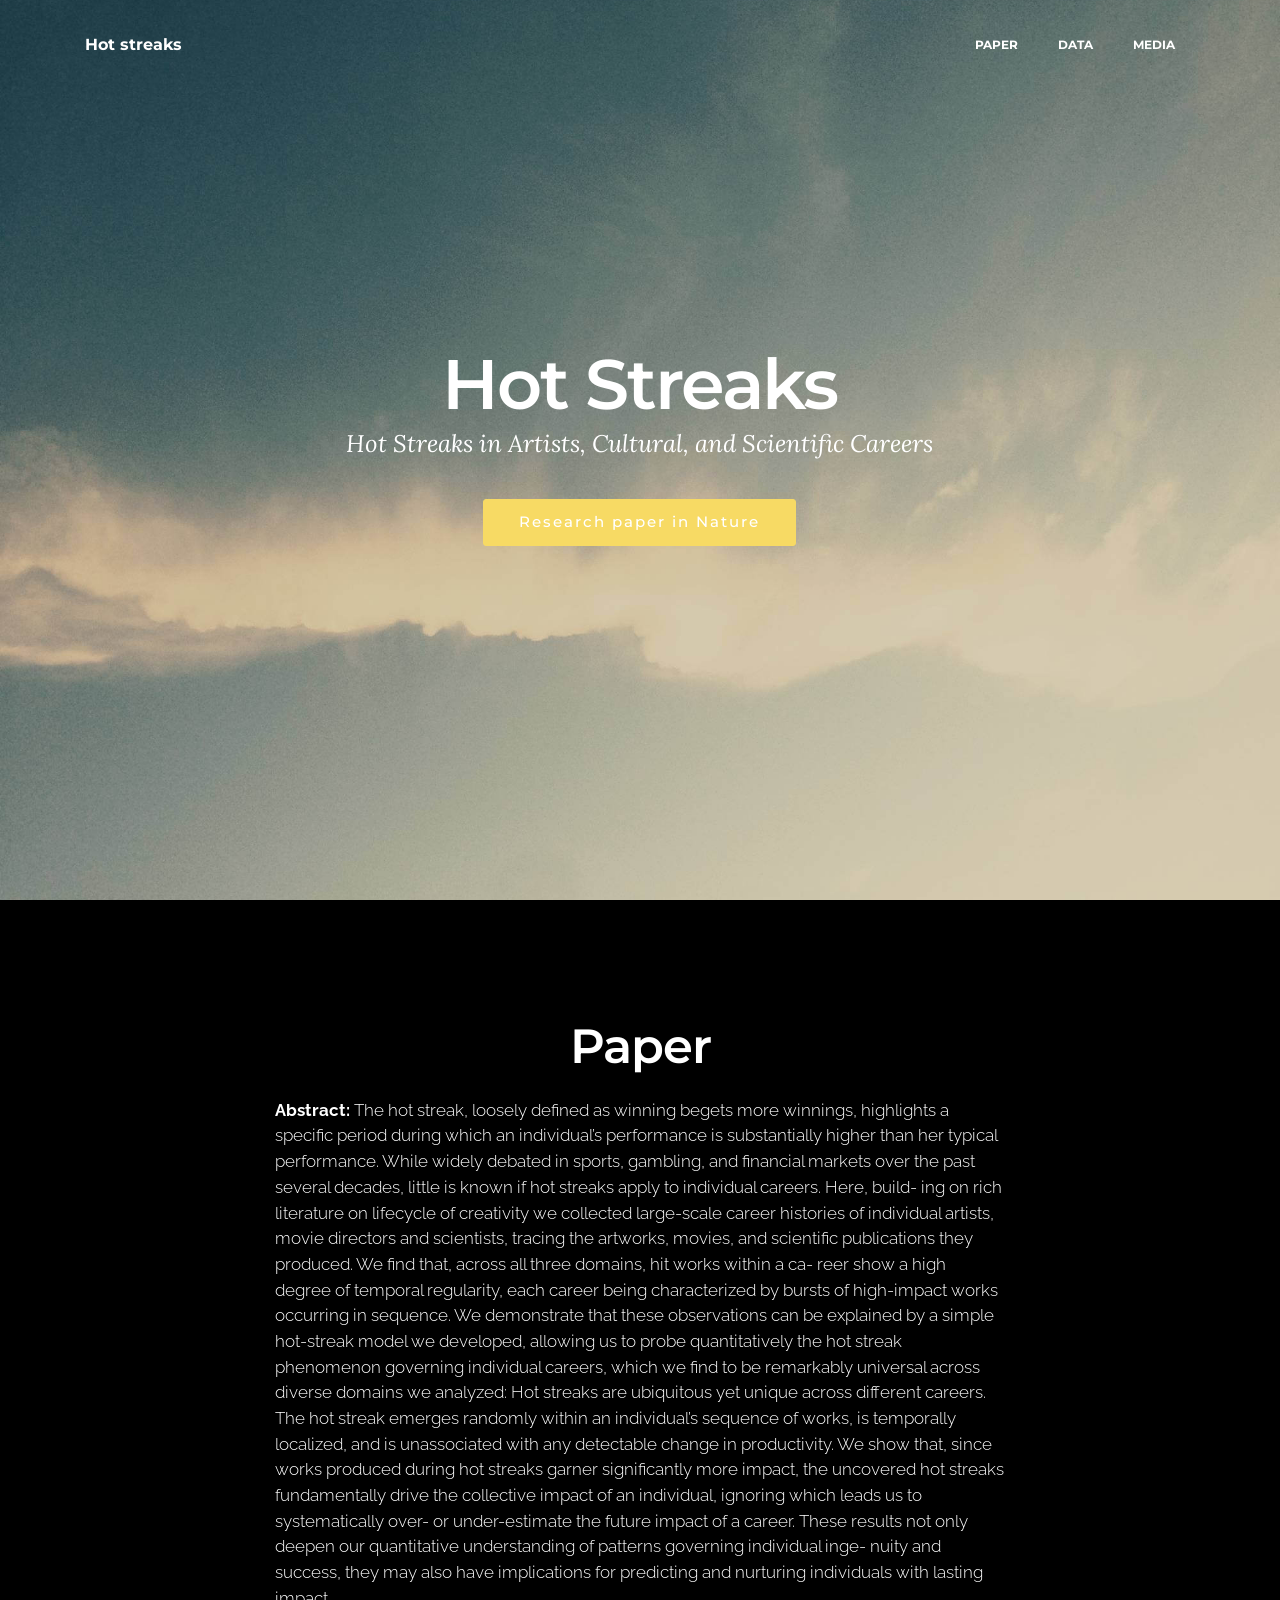
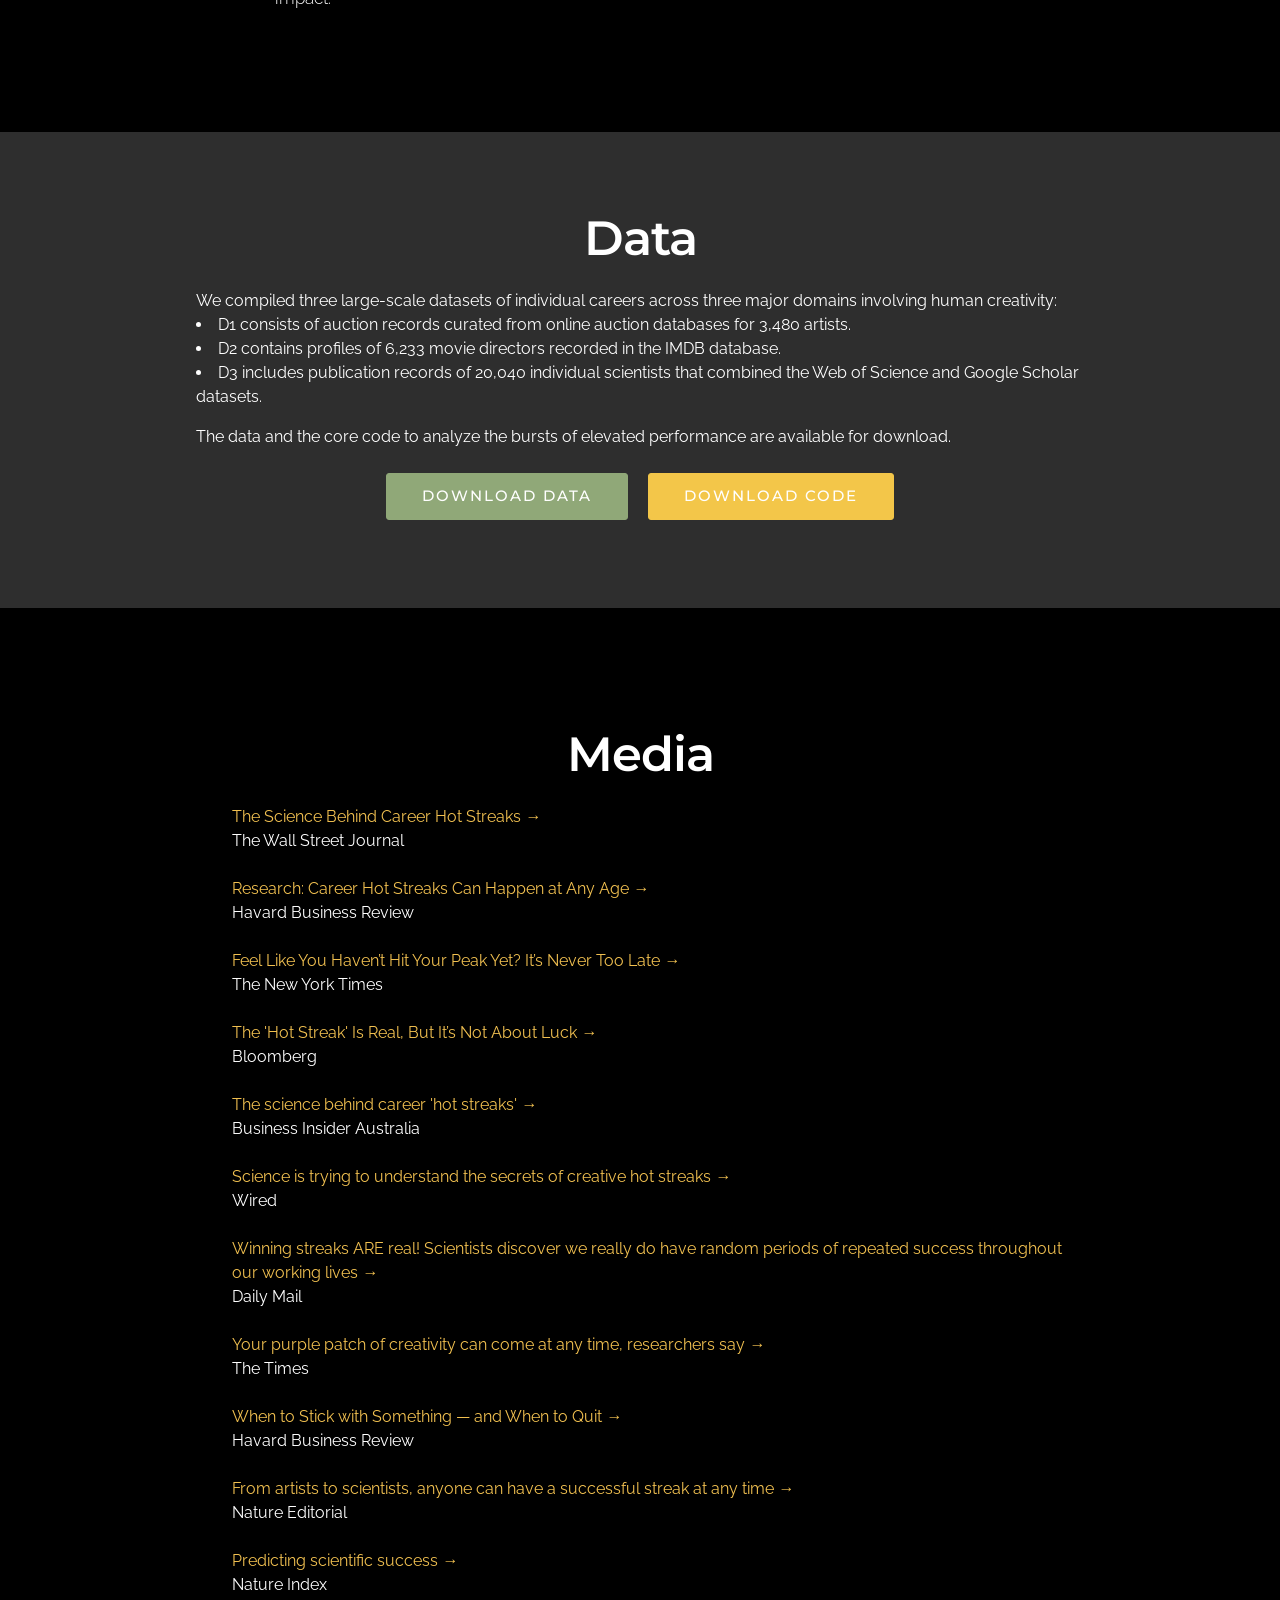
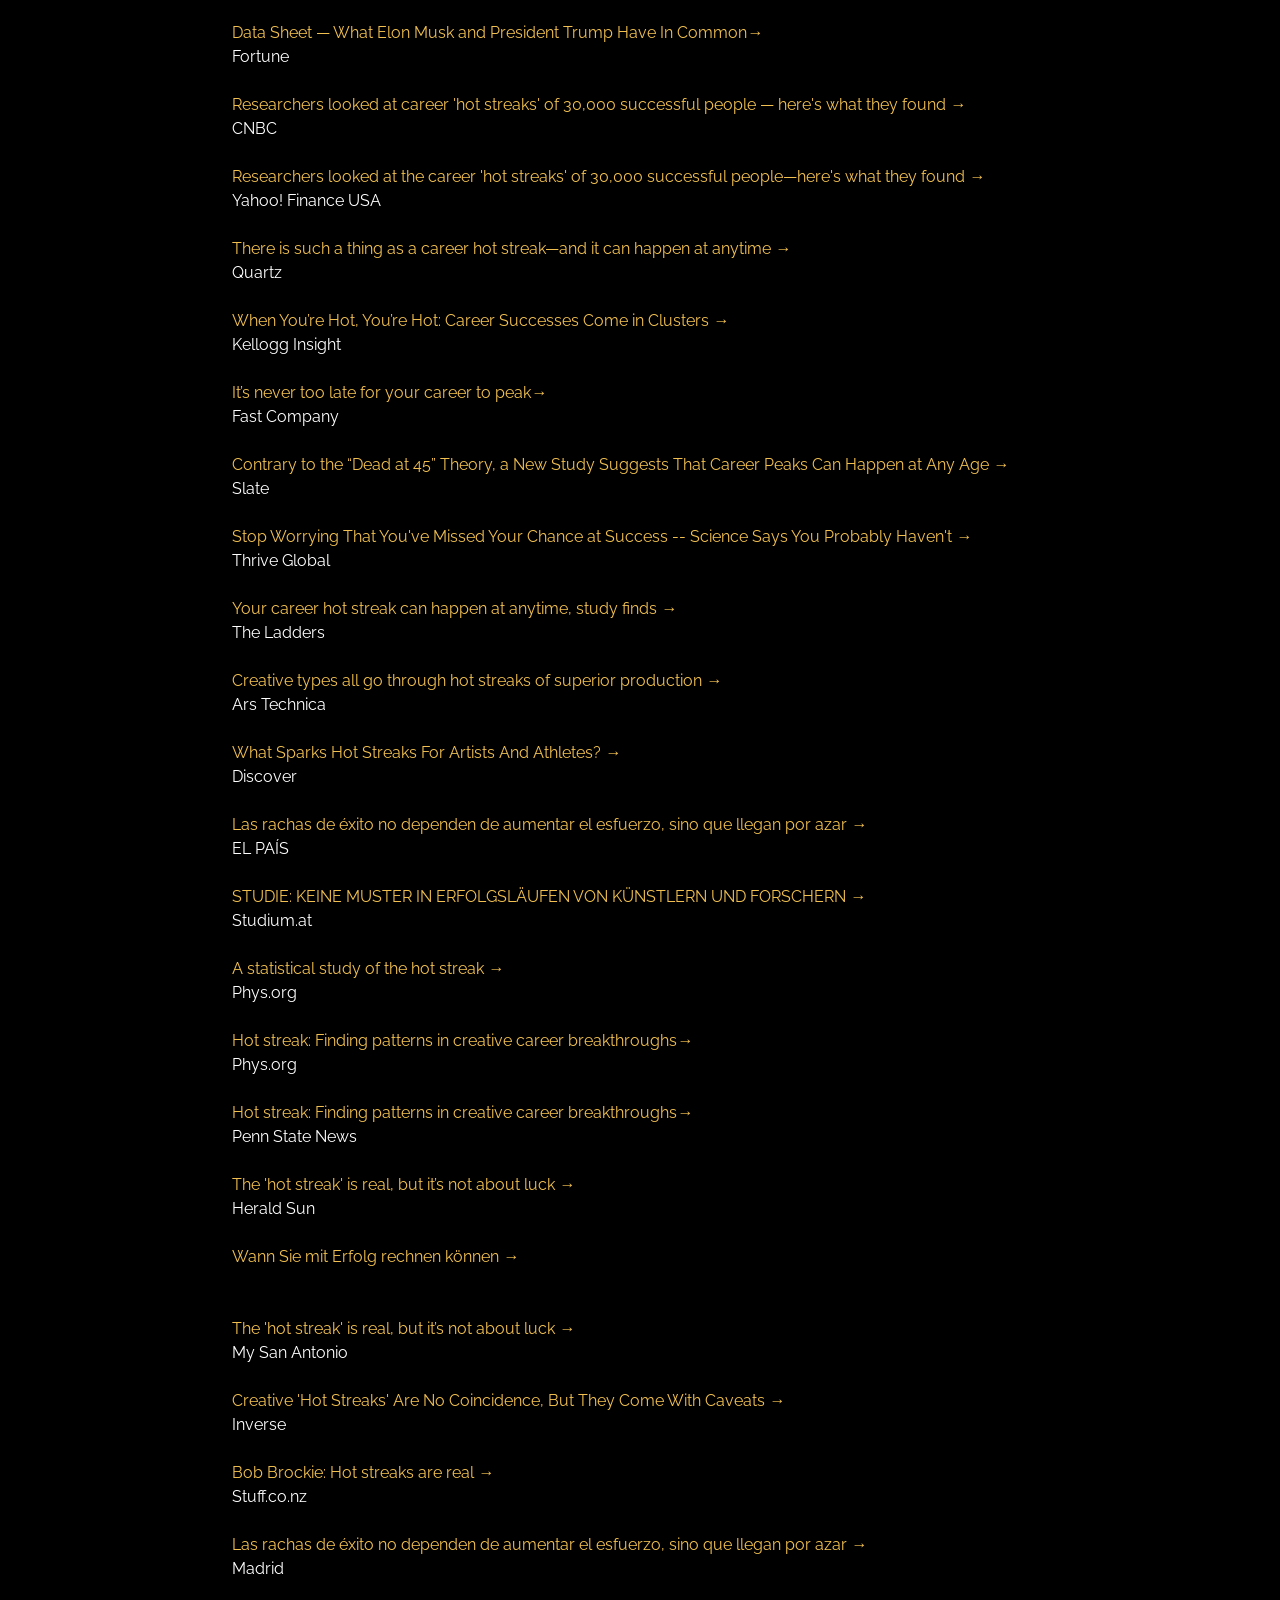
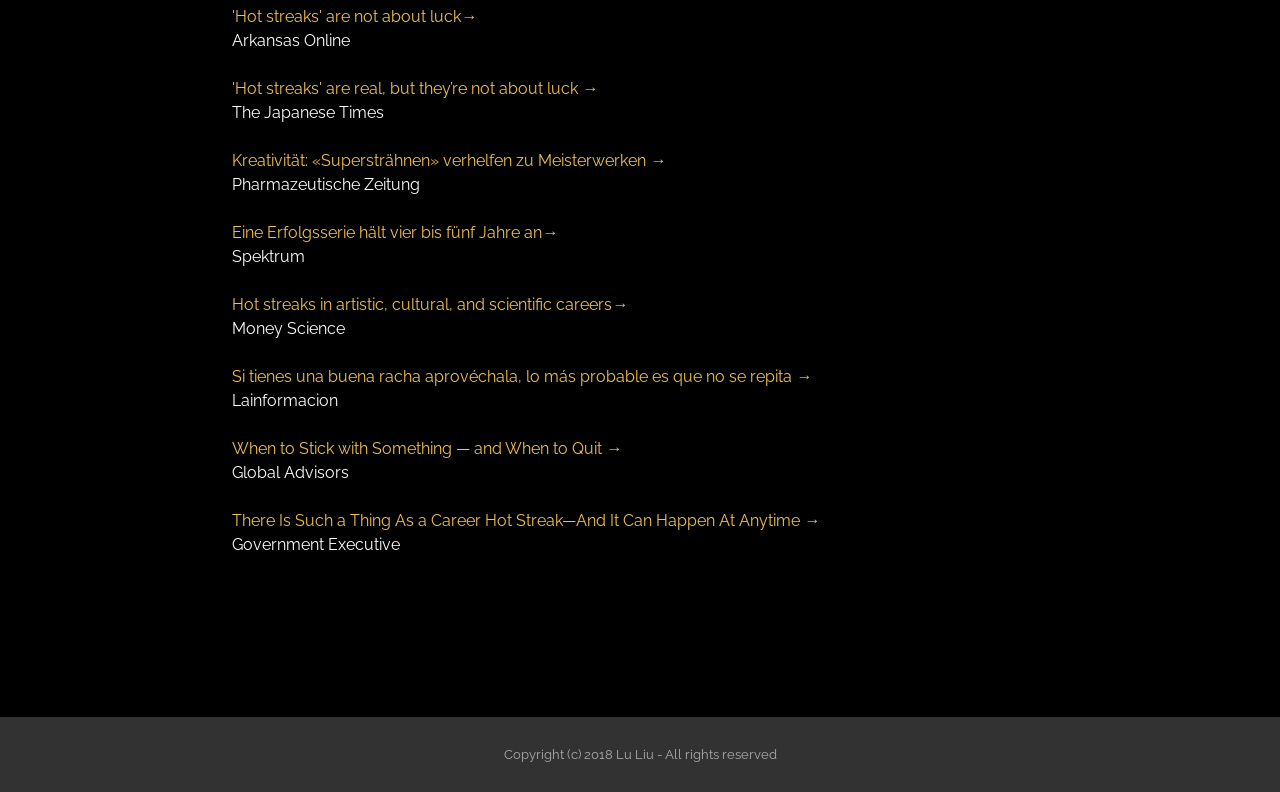
<file: index.html>
<!DOCTYPE html>
<html >
<head>
  <!-- Site made with Mobirise Website Builder v4.7.2, https://mobirise.com -->
  <meta charset="UTF-8">
  <meta http-equiv="X-UA-Compatible" content="IE=edge">
  <meta name="viewport" content="width=device-width, initial-scale=1, minimum-scale=1">
  <meta name="description" content="">
  <title>Hot streaks</title>
  <link rel="stylesheet" href="assets/et-line-font-plugin/style.css">
  <link rel="stylesheet" href="https://fonts.googleapis.com/css?family=Montserrat:400,700">
  <link rel="stylesheet" href="https://fonts.googleapis.com/css?family=Raleway:100,100i,200,200i,300,300i,400,400i,500,500i,600,600i,700,700i,800,800i,900,900i">
  <link rel="stylesheet" href="https://fonts.googleapis.com/css?family=Lora:400,700,400italic,700italic&subset=latin">
  <link rel="stylesheet" href="assets/tether/tether.min.css">
  <link rel="stylesheet" href="assets/bootstrap/css/bootstrap.min.css">
  <link rel="stylesheet" href="assets/dropdown/css/style.css">
  <link rel="stylesheet" href="assets/animate.css/animate.min.css">
  <link rel="stylesheet" href="assets/theme/css/style.css">
  <link rel="stylesheet" href="assets/mobirise/css/mbr-additional.css" type="text/css">
  
  
    
</head>
<body>
<section id="menu-2" data-rv-view="0">

    <nav class="navbar navbar-dropdown transparent navbar-fixed-top bg-color">
        <div class="container">

            <div class="mbr-table">
                <div class="mbr-table-cell">
                <div class="navbar-brand">
                        <a class="navbar-caption">Hot streaks</a>
                </div>
                </div>
                <div class="mbr-table-cell">

                    <button class="navbar-toggler pull-xs-right hidden-md-up" type="button" data-toggle="collapse" data-target="#exCollapsingNavbar">
                        <div class="hamburger-icon"></div>
                    </button>


                    <ul class="nav-dropdown collapse pull-xs-right nav navbar-nav navbar-toggleable-sm" id="exCollapsingNavbar"><li class="nav-item"><a class="nav-link link" href="#media">MEDIA</a></li></ul>
                    <ul class="nav-dropdown collapse pull-xs-right nav navbar-nav navbar-toggleable-sm" id="exCollapsingNavbar"><li class="nav-item"><a class="nav-link link" href="#Data">DATA</a></li></ul>
                    <ul class="nav-dropdown collapse pull-xs-right nav navbar-nav navbar-toggleable-sm" id="exCollapsingNavbar"><li class="nav-item"><a class="nav-link link" href="#papers">PAPER</a></li></ul>
                    
                    <button hidden="" class="navbar-toggler navbar-close" type="button" data-toggle="collapse" data-target="#exCollapsingNavbar">
                        <div class="close-icon"></div>
                    </button>

                </div>
            </div>

        </div>
    </nav>
</section>

<!--<section class="engine"><a href="https://arxiv.org/abs/1712.01804">Head</a></section> -->

<section class="mbr-section mbr-section-hero mbr-section-full mbr-parallax-background mbr-after-navbar" id="header1-3" data-rv-view="2" style="background-image: url(assets/images/jumbotron.jpg);">

    <div class="mbr-table-cell">

        <div class="container">
            <div class="row">
                <div class="mbr-section col-md-10 col-md-offset-1 text-xs-center">
                    <h1 class="mbr-section-title display-1">Hot Streaks</h1>
                    <p class="mbr-section-lead lead">Hot Streaks in Artists, Cultural, and Scientific Careers</p> 
                    <div class="mbr-section-btn"><a class="btn btn-lg btn-primary" href="https://www.nature.com/articles/s41586-018-0315-8">Research paper in Nature</a> </div>
                </div>
            </div>
        </div>
    </div>

    

</section>

<section class="mbr-section article" id="msg-box8-8" data-rv-view="5" style="background-color: rgb(0, 0, 0); padding-top: 120px; padding-bottom: 120px;">
    <div class="container" >
        <div class="row" id = 'papers'>
            <div class="col-md-8 col-md-offset-2 text-xs-center">
                <h4 class="mbr-section-title display-2">Paper</h4>
                <div class="lead"><p><strong>Abstract:</strong> The hot streak, loosely defined as winning begets more winnings, highlights a specific period during which an individual’s performance is substantially higher than her typical performance. While widely debated in sports, gambling, and financial markets over the past several decades, little is known if hot streaks apply to individual careers. Here, build- ing on rich literature on lifecycle of creativity we collected large-scale career histories of individual artists, movie directors and scientists, tracing the artworks, movies, and scientific publications they produced. We find that, across all three domains, hit works within a ca- reer show a high degree of temporal regularity, each career being characterized by bursts of high-impact works occurring in sequence. We demonstrate that these observations can be explained by a simple hot-streak model we developed, allowing us to probe quantitatively the hot streak phenomenon governing individual careers, which we find to be remarkably universal across diverse domains we analyzed: Hot streaks are ubiquitous yet unique across different careers. The hot streak emerges randomly within an individual’s sequence of works, is temporally localized, and is unassociated with any detectable change in productivity. We show that, since works produced during hot streaks garner significantly more impact, the uncovered hot streaks fundamentally drive the collective impact of an individual, ignoring which leads us to systematically over- or under-estimate the future impact of a career. These results not only deepen our quantitative understanding of patterns governing individual inge- nuity and success, they may also have implications for predicting and nurturing individuals with lasting impact.</p></div>
                
            </div>
        </div>
    </div>

</section>

<section class="mbr-cards mbr-section mbr-section-nopadding" id="features2-f" data-rv-view="165" style="background-color: rgb(255, 255, 255);">

        

    <div class="mbr-cards-row row striped" id = 'Data'>

        <div class="mbr-cards-col col-xs-12 col-lg-3" style="padding-top: 80px; padding-bottom: 80px;">
            <div class="container">
                <div class="card cart-block">
                        <div class="card-block">
                        <h4 class="mbr-section-title display-2">Data</h4>
                        <p class="card-text">We compiled three large-scale datasets of individual careers across three major domains involving human creativity: 
                        <li class="card-text">
                            D1 consists of auction records curated from online auction databases for 3,480 artists.
                        </li>
                        <li class="card-text">
                            D2 contains profiles of 6,233 movie directors recorded in the IMDB database.
                        </li>
                        <li class="card-text">
                            D3 includes publication records of 20,040 individual scientists that combined the Web of Science and Google Scholar datasets.
                        </li>

                        </p>
                        <p class="card-text">The data and the core code to analyze the bursts of elevated performance are available for download.</p>
                      </br>
                        <div class="mbr-section-btn">
                          <a class="btn btn-lg btn-success" href="data.zip">DOWNLOAD DATA</a> 
                          <a class="btn btn-lg btn-warning" href="code_bursts.py">DOWNLOAD CODE</a>
                        </div>
                    </div>
                </div>
            </div>
        </div>
        
    </div>
</section>

<section class="mbr-section article" id="msg-box8-8" data-rv-view="5" style="background-color: rgb(0, 0, 0); padding-top: 120px; padding-bottom: 120px;">
    <div class="container" id = "media">
            <div class="col-md-8 col-md-offset-2 text-xs-center">
                <h4 class="mbr-section-title display-2">Media</h4>
            </div>
                <div class="col-md-10 col-md-offset-1 text-xs-left">
                  <ul style="list-style-type: none; color:white;" >
                    <br>

                    <li><a href="https://www.wsj.com/articles/the-science-behind-career-hot-streaks-1533914833">The Science Behind Career Hot Streaks <span class="passthrough">&rarr;</span></a>
                    <li>The Wall Street Journal
                    <li></br>  

                    
                    <li><a href="https://hbr.org/2018/10/research-career-hot-streaks-can-happen-at-any-age">Research: Career Hot Streaks Can Happen at Any Age <span class="passthrough">&rarr;</span></a>
                    <li>Havard Business Review
                    <li></br>  

                    <li><a href="https://www.nytimes.com/2018/10/08/smarter-living/feel-like-you-havent-hit-your-peak-yet-its-never-too-late.html">Feel Like You Haven’t Hit Your Peak Yet? It’s Never Too Late <span class="passthrough">&rarr;</span></a>
                    <li>The New York Times
                    <li></br>  


                    <li><a href="https://www.bloomberg.com/news/articles/2018-07-13/hot-streaks-in-art-and-science-are-not-just-luck">The 'Hot Streak' Is Real, But It’s Not About Luck <span class="passthrough">&rarr;</span></a>
                    <li>Bloomberg
                    <li></br>  

                     <li><a href="https://www.businessinsider.com.au/science-hot-streak-careers-jobs-2018-7">The science behind career 'hot streaks' <span class="passthrough">&rarr;</span></a>
                    <li>Business Insider Australia
                    <li></br>  

                    <li><a href="http://www.wired.co.uk/article/creative-hot-streaks-science-film-music-art">Science is trying to understand the secrets of creative hot streaks <span class="passthrough">&rarr;</span></a>
                    <li>Wired
                    <li></br>  

                    <li><a href="http://www.dailymail.co.uk/sciencetech/article-5942399/Scientists-discover-really-periods-repeated-success-lives-random.html">Winning streaks ARE real! Scientists discover we really do have random periods of repeated success throughout our working lives <span class="passthrough">&rarr;</span></a>
                    <li>Daily Mail
                    <li></br>

                    <li><a href="https://www.thetimes.co.uk/article/your-purple-patch-of-creativity-can-come-at-any-time-researchers-say-msll8mjnr">Your purple patch of creativity can come at any time, researchers say <span class="passthrough">&rarr;</span></a>
                    <li>The Times
                    <li></br>  

                    <li><a href="https://hbr.org/2018/09/when-to-stick-with-something-and-when-to-quit">When to Stick with Something — and When to Quit <span class="passthrough">&rarr;</span></a>
                    <li>Havard Business Review
                    <li></br>  

                    <li><a href="https://www.nature.com/articles/d41586-018-05682-0">From artists to scientists, anyone can have a successful streak at any time <span class="passthrough">&rarr;</span></a>
                    <li>Nature Editorial
                    <li></br>

                    <li><a href="https://www.nature.com/articles/d41586-018-06627-3">Predicting scientific success <span class="passthrough">&rarr;</span></a>
                    <li>Nature Index
                    <li></br>
                    
                    <li><a href="http://fortune.com/2018/08/20/data-sheet-elon-musk-president-trump-tweets/">Data Sheet — What Elon Musk and President Trump Have In Common<span class="passthrough">&rarr;</span></a>
                    <li>Fortune
                    <li></br>  

                    <li><a href="https://www.cnbc.com/2018/09/18/study-there-are-key-patterns-when-it-comes-to-career-hot-streaks.html">Researchers looked at career 'hot streaks' of 30,000 successful people —  here's what they found <span class="passthrough">&rarr;</span></a>
                    <li>CNBC
                    <li></br>  

                    <li><a href="https://uk.finance.yahoo.com/news/researchers-looked-career-apos-hot-133000479.html?guccounter=1">Researchers looked at the career 'hot streaks' of 30,000 successful people—here's what they found <span class="passthrough">&rarr;</span></a>
                    <li>Yahoo! Finance USA
                    <li></br>  

                    <li><a href="https://qz.com/work/1400291/a-hot-streak-in-your-career-can-happen-at-anytime/">There is such a thing as a career hot streak—and it can happen at anytime <span class="passthrough">&rarr;</span></a>
                    <li>Quartz
                    <li></br>  

                    <li><a href="https://insight.kellogg.northwestern.edu/article/career-hot-streaks">When You’re Hot, You’re Hot: Career Successes Come in Clusters <span class="passthrough">&rarr;</span></a>
                    <li>Kellogg Insight
                    <li></br>

                    <li><a href="https://www.fastcompany.com/90234339/its-never-too-late-for-your-career-to-peak">It’s never too late for your career to peak<span class="passthrough">&rarr;</span></a>
                    <li>Fast Company
                    <li></br>  

                    <li><a href="https://slate.com/human-interest/2018/10/career-peaks-can-happen-at-any-age-according-to-new-study.html">Contrary to the “Dead at 45” Theory, a New Study Suggests That Career Peaks Can Happen at Any Age <span class="passthrough">&rarr;</span></a>
                    <li>Slate
                    <li></br>  

                    <li><a href="https://www.thriveglobal.com/stories/46412-stop-worrying-that-you-ve-missed-your-chance-at-success-science-says-you-probably-haven-t">Stop Worrying That You've Missed Your Chance at Success -- Science Says You Probably Haven't <span class="passthrough">&rarr;</span></a>
                    <li>Thrive Global
                    <li></br>  


                    <li><a href="https://www.theladders.com/career-advice/your-career-hot-streak-can-happen-at-anytime-study-finds">Your career hot streak can happen at anytime, study finds <span class="passthrough">&rarr;</span></a>
                    <li>The Ladders
                    <li></br>

                    <li><a href="https://arstechnica.com/science/2018/07/what-do-scientists-artists-and-filmmakers-have-in-common-hot-streaks/">Creative types all go through hot streaks of superior production <span class="passthrough">&rarr;</span></a>
                    <li>Ars Technica
                    <li></br>

                    <li><a href="http://blogs.discovermagazine.com/d-brief/2018/07/11/the-nature-of-hot-streaks/">What Sparks Hot Streaks For Artists And Athletes? <span class="passthrough">&rarr;</span></a>
                    <li>Discover
                      <li></br>

                    <li><a href="https://elpais.com/elpais/2018/07/10/ciencia/1531222104_608001.html">Las rachas de éxito no dependen de aumentar el esfuerzo, sino que llegan por azar <span class="passthrough">&rarr;</span></a>
                    <li>EL PAÍS
                    <li></br>  

                    <li><a href="https://www.studium.at/studie-keine-muster-erfolgslaeufen-kuenstlern-und-forschern">STUDIE: KEINE MUSTER IN ERFOLGSLÄUFEN VON KÜNSTLERN UND FORSCHERN <span class="passthrough">&rarr;</span></a>
                    <li>Studium.at 
                    <li></br>  

                    <li><a href="https://phys.org/news/2018-07-statistical-hot-streak.html">A statistical study of the hot streak <span class="passthrough">&rarr;</span></a>
                    <li>Phys.org
                    <li></br>  

                   <li><a href="https://phys.org/news/2018-09-hot-streak-patterns-creative-career.html">Hot streak: Finding patterns in creative career breakthroughs<span class="passthrough">&rarr;</span></a>
                    <li>Phys.org
                    <li></br>  

                    <li><a href="https://news.psu.edu/story/535062/2018/09/06/research/hot-streak-finding-patterns-creative-career-breakthroughs">Hot streak: Finding patterns in creative career breakthroughs<span class="passthrough">&rarr;</span></a>
                    <li>Penn State News
                    <li></br> 
                    
                    <li><a href="https://www.heraldsun.com/opinion/article214920305.html">The 'hot streak' is real, but it’s not about luck <span class="passthrough">&rarr;</span></a>
                    <li>Herald Sun
                    <li></br>  

                    <li><a href="http://www.spiegel.de/wissenschaft/mensch/karriere-studie-wann-sie-mit-erfolg-im-beruf-rechnen-koennen-a-1217902.html#ref=rss">Wann Sie mit Erfolg rechnen können <span class="passthrough">&rarr;</span></a>
                    <li>SPIEGEL ONLINE
                    <li></br>  

                    <li><a href="https://www.mysanantonio.com/business/national/article/The-hot-streak-is-real-but-it-s-not-13073751.php">The 'hot streak' is real, but it’s not about luck <span class="passthrough">&rarr;</span></a>
                    <li>My San Antonio
                    <li></br>  

                    <li><a href="https://www.inverse.com/article/46980-creativity-hot-streak-analysis">Creative 'Hot Streaks' Are No Coincidence, But They Come With Caveats <span class="passthrough">&rarr;</span></a>
                    <li>Inverse
                    <li></br>  

                    <li><a href="https://www.stuff.co.nz/science/105981160/Bob-Brockie-Hot-streaks-are-real">Bob Brockie: Hot streaks are real <span class="passthrough">&rarr;</span></a>
                    <li>Stuff.co.nz
                    <li></br>  

                    <li><a href="http://www.madrimasd.org/notiweb/noticias/las-rachas-exito-no-dependen-aumentar-esfuerzo-sino-que-llegan-por-azar">Las rachas de éxito no dependen de aumentar el esfuerzo, sino que llegan por azar <span class="passthrough">&rarr;</span></a>
                    <li>Madrid
                    <li></br> 

                    <li><a href="http://www.arkansasonline.com/news/2018/jul/22/hot-streaks-are-not-about-luck-20180722/">'Hot streaks' are not about luck<span class="passthrough">&rarr;</span></a>
                    <li>Arkansas Online
                    <li></br>   

                    <li><a href="https://www.japantimes.co.jp/opinion/2018/07/21/commentary/world-commentary/hot-streaks-real-theyre-not-luck/#.W1tyythKgWI">'Hot streaks' are real, but they’re not about luck  <span class="passthrough">&rarr;</span></a>
                    <li>The Japanese Times
                    <li></br>   

                    <li><a href="https://www.pharmazeutische-zeitung.de/index.php?id=77575">Kreativität: «Supersträhnen» verhelfen zu Meisterwerken <span class="passthrough">&rarr;</span></a>
                    <li>Pharmazeutische Zeitung
                    <li></br>    

                    <li><a href="https://www.spektrum.de/news/eine-erfolgsserie-haelt-vier-bis-fuenf-jahre-an/1590194">Eine Erfolgsserie hält vier bis fünf Jahre an<span class="passthrough">&rarr;</span></a>
                    <li>Spektrum
                    <li></br> 

                    <li><a href="http://www.moneyscience.com/pg/blog/ComplexityDigest/read/829981/hot-streaks-in-artistic-cultural-and-scientific-careers">Hot streaks in artistic, cultural, and scientific careers<span class="passthrough">&rarr;</span></a>
                    <li>Money Science
                    <li></br>  

                    <li><a href="https://www.lainformacion.com/management/si-tienes-una-buena-racha-aprovechala-lo-mas-probable-es-que-no-se-repita/6413570">Si tienes una buena racha aprovéchala, lo más probable es que no se repita <span class="passthrough">&rarr;</span></a>
                    <li>Lainformacion
                    <li></br>  

                    <li><a href="https://www.globaladvisors.biz/blog/2018/09/28/when-to-stick-with-something-and-when-to-quit/">When to Stick with Something — and When to Quit <span class="passthrough">&rarr;</span></a>
                    <li>Global Advisors
                    <li></br>  

                    <li><a href="https://www.govexec.com/excellence/promising-practices/2018/09/there-such-thing-career-hot-streakand-it-can-happen-anytime/151554/">There Is Such a Thing As a Career Hot Streak—And It Can Happen At Anytime <span class="passthrough">&rarr;</span></a>
                    <li>Government Executive
                    <li></br>  



                  </ul> 
                </div>
            </div>
    </div>

</section>

<footer class="mbr-small-footer mbr-section mbr-section-nopadding" id="footer1-1" data-rv-view="8" style="background-color: rgb(50, 50, 50); padding-top: 1.75rem; padding-bottom: 1.75rem;">
    
    <div class="container text-xs-center">
        <p>Copyright (c) 2018 Lu Liu - All rights reserved</p>
    </div>
</footer>


  <script src="assets/web/assets/jquery/jquery.min.js"></script>
  <script src="assets/tether/tether.min.js"></script>
  <script src="assets/bootstrap/js/bootstrap.min.js"></script>
  <script src="assets/dropdown/js/script.min.js"></script>
  <script src="assets/touch-swipe/jquery.touch-swipe.min.js"></script>
  <script src="assets/viewport-checker/jquery.viewportchecker.js"></script>
  <script src="assets/jarallax/jarallax.js"></script>
  <script src="assets/smooth-scroll/smooth-scroll.js"></script>
  <script src="assets/theme/js/script.js"></script>
  
  
  <input name="animation" type="hidden">
  </body>
</html>
</file>
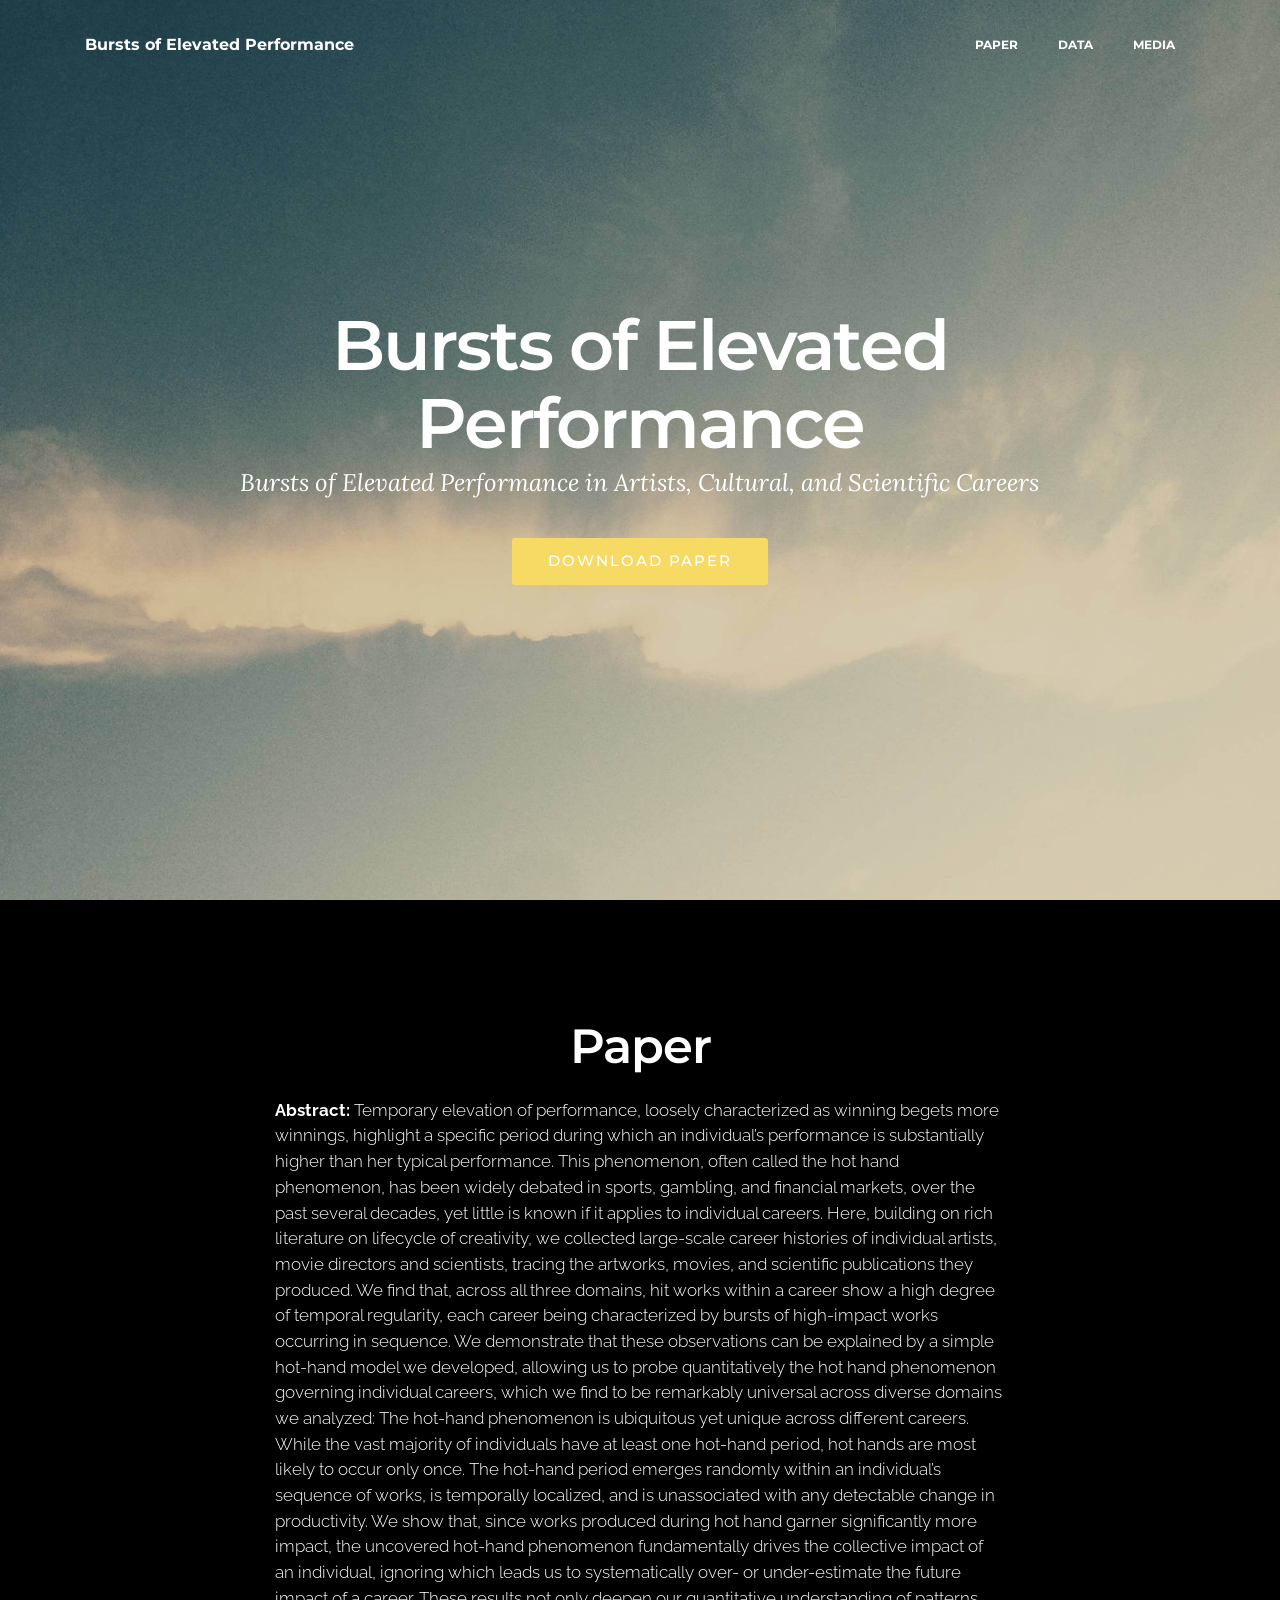
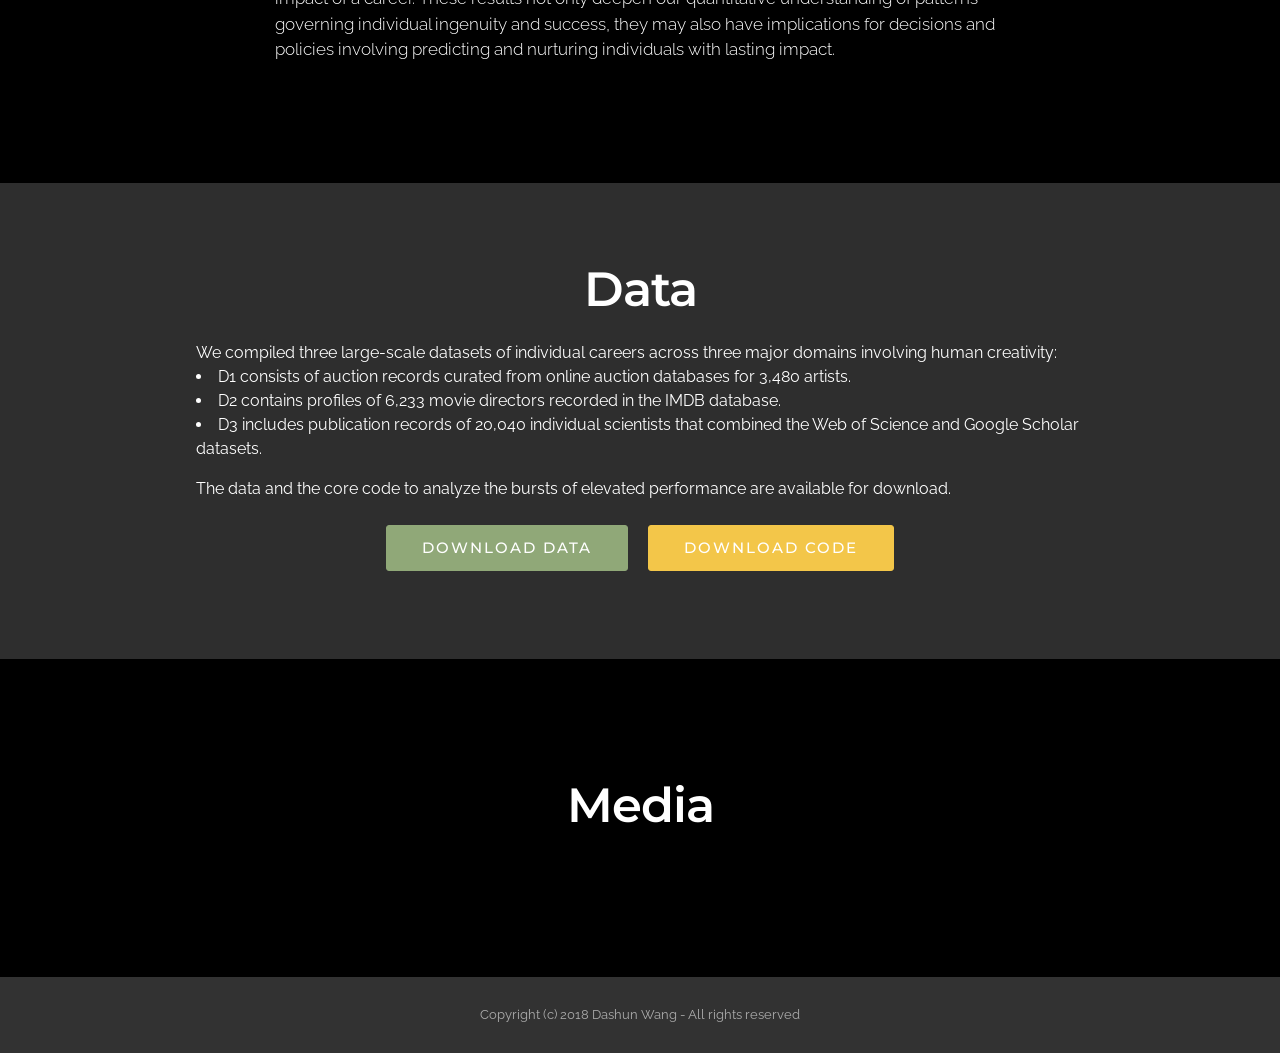
<file: index .html>
<!DOCTYPE html>
<html >
<head>
  <!-- Site made with Mobirise Website Builder v4.7.2, https://mobirise.com -->
  <meta charset="UTF-8">
  <meta http-equiv="X-UA-Compatible" content="IE=edge">
  <meta name="viewport" content="width=device-width, initial-scale=1, minimum-scale=1">
  <meta name="description" content="">
  <title>Bursts of Elevated Performance</title>
  <link rel="stylesheet" href="assets/et-line-font-plugin/style.css">
  <link rel="stylesheet" href="https://fonts.googleapis.com/css?family=Montserrat:400,700">
  <link rel="stylesheet" href="https://fonts.googleapis.com/css?family=Raleway:100,100i,200,200i,300,300i,400,400i,500,500i,600,600i,700,700i,800,800i,900,900i">
  <link rel="stylesheet" href="https://fonts.googleapis.com/css?family=Lora:400,700,400italic,700italic&subset=latin">
  <link rel="stylesheet" href="assets/tether/tether.min.css">
  <link rel="stylesheet" href="assets/bootstrap/css/bootstrap.min.css">
  <link rel="stylesheet" href="assets/dropdown/css/style.css">
  <link rel="stylesheet" href="assets/animate.css/animate.min.css">
  <link rel="stylesheet" href="assets/theme/css/style.css">
  <link rel="stylesheet" href="assets/mobirise/css/mbr-additional.css" type="text/css">
  
  
  
</head>
<body>
<section id="menu-2" data-rv-view="0">

    <nav class="navbar navbar-dropdown transparent navbar-fixed-top bg-color">
        <div class="container">

            <div class="mbr-table">
                <div class="mbr-table-cell">
                <div class="navbar-brand">
                        <a class="navbar-caption">Bursts of Elevated Performance</a>
                </div>
                </div>
                <div class="mbr-table-cell">

                    <button class="navbar-toggler pull-xs-right hidden-md-up" type="button" data-toggle="collapse" data-target="#exCollapsingNavbar">
                        <div class="hamburger-icon"></div>
                    </button>


                    <ul class="nav-dropdown collapse pull-xs-right nav navbar-nav navbar-toggleable-sm" id="exCollapsingNavbar"><li class="nav-item"><a class="nav-link link" href="#media">MEDIA</a></li></ul>
                    <ul class="nav-dropdown collapse pull-xs-right nav navbar-nav navbar-toggleable-sm" id="exCollapsingNavbar"><li class="nav-item"><a class="nav-link link" href="#Data">DATA</a></li></ul>
                    <ul class="nav-dropdown collapse pull-xs-right nav navbar-nav navbar-toggleable-sm" id="exCollapsingNavbar"><li class="nav-item"><a class="nav-link link" href="#papers">PAPER</a></li></ul>
                    
                    <button hidden="" class="navbar-toggler navbar-close" type="button" data-toggle="collapse" data-target="#exCollapsingNavbar">
                        <div class="close-icon"></div>
                    </button>

                </div>
            </div>

        </div>
    </nav>
</section>

<!--<section class="engine"><a href="https://arxiv.org/abs/1712.01804">Head</a></section> -->

<section class="mbr-section mbr-section-hero mbr-section-full mbr-parallax-background mbr-after-navbar" id="header1-3" data-rv-view="2" style="background-image: url(assets/images/jumbotron.jpg);">

    <div class="mbr-table-cell">

        <div class="container">
            <div class="row">
                <div class="mbr-section col-md-10 col-md-offset-1 text-xs-center">
                    <h1 class="mbr-section-title display-1">Bursts of Elevated Performance</h1>
                    <p class="mbr-section-lead lead">Bursts of Elevated Performance in Artists, Cultural, and Scientific Careers</p>
                    <div class="mbr-section-btn"><a class="btn btn-lg btn-primary" href="https://arxiv.org/abs/1712.01804">DOWNLOAD PAPER</a> </div>
                </div>
            </div>
        </div>
    </div>

    

</section>

<section class="mbr-section article" id="msg-box8-8" data-rv-view="5" style="background-color: rgb(0, 0, 0); padding-top: 120px; padding-bottom: 120px;">
    <div class="container" >
        <div class="row" id = 'papers'>
            <div class="col-md-8 col-md-offset-2 text-xs-center">
                <h4 class="mbr-section-title display-2">Paper</h4>
                <div class="lead"><p><strong>Abstract:</strong> Temporary elevation of performance, loosely characterized as winning begets more winnings,  highlight a specific period during which an individual’s performance is substantially higher than her typical performance. This phenomenon, often called the hot hand phenomenon, has been widely debated in sports, gambling, and financial markets, over the past several decades, yet little is known if it applies to individual careers. Here, building on rich literature on lifecycle of creativity, we collected large-scale career histories of individual artists, movie directors and scientists, tracing the artworks, movies, and scientific publications they  produced. We find that, across all three domains, hit works within a career show a high degree  of temporal regularity, each career being characterized by bursts of high-impact works occurring in sequence. We demonstrate that these observations can be explained by a simple hot-hand model we developed, allowing us to probe quantitatively the hot hand phenomenon governing individual careers, which we find to be remarkably universal across diverse domains we analyzed: The hot-hand phenomenon is ubiquitous yet unique across different careers.  While the vast majority of individuals have at least one hot-hand period, hot hands are most likely to occur only once. The hot-hand period emerges randomly within an individual’s sequence of works, is temporally localized, and is unassociated with any detectable change in productivity. We show that, since works produced during hot hand garner significantly more impact, the uncovered hot-hand phenomenon fundamentally drives the collective impact of an individual, ignoring which leads us to systematically over- or under-estimate the future impact of a career. These results not only deepen our quantitative understanding of patterns governing individual ingenuity and success, they may also have implications for decisions and policies involving predicting and nurturing individuals with lasting impact.</p></div>
                
            </div>
        </div>
    </div>

</section>

<section class="mbr-cards mbr-section mbr-section-nopadding" id="features2-f" data-rv-view="165" style="background-color: rgb(255, 255, 255);">

        

    <div class="mbr-cards-row row striped" id = 'Data'>

        <div class="mbr-cards-col col-xs-12 col-lg-3" style="padding-top: 80px; padding-bottom: 80px;">
            <div class="container">
                <div class="card cart-block">
                        <div class="card-block">
                        <h4 class="mbr-section-title display-2">Data</h4>
                        <p class="card-text">We compiled three large-scale datasets of individual careers across three major domains involving human creativity: 
                        <li class="card-text">
                            D1 consists of auction records curated from online auction databases for 3,480 artists.
                        </li>
                        <li class="card-text">
                            D2 contains profiles of 6,233 movie directors recorded in the IMDB database.
                        </li>
                        <li class="card-text">
                            D3 includes publication records of 20,040 individual scientists that combined the Web of Science and Google Scholar datasets.
                        </li>

                        </p>
                        <p class="card-text">The data and the core code to analyze the bursts of elevated performance are available for download.</p>
                      </br>
                        <div class="mbr-section-btn">
                          <a class="btn btn-lg btn-success" href="data.zip">DOWNLOAD DATA</a> 
                          <a class="btn btn-lg btn-warning" href="code_bursts.py">DOWNLOAD CODE</a>
                        </div>
                    </div>
                </div>
            </div>
        </div>
        
    </div>
</section>

<section class="mbr-section article" id="msg-box8-8" data-rv-view="5" style="background-color: rgb(0, 0, 0); padding-top: 120px; padding-bottom: 120px;">
    <div class="container" id = "media">
        <div class="row">
            <div id = "media" class="col-md-8 col-md-offset-2 text-xs-center">
                <h4 class="mbr-section-title display-2">Media</h4>
                <div class="lead"><p></div>
                
            </div>
        </div>
    </div>

</section>

<footer class="mbr-small-footer mbr-section mbr-section-nopadding" id="footer1-1" data-rv-view="8" style="background-color: rgb(50, 50, 50); padding-top: 1.75rem; padding-bottom: 1.75rem;">
    
    <div class="container text-xs-center">
        <p>Copyright (c) 2018 Dashun Wang - All rights reserved</p>
    </div>
</footer>


  <script src="assets/web/assets/jquery/jquery.min.js"></script>
  <script src="assets/tether/tether.min.js"></script>
  <script src="assets/bootstrap/js/bootstrap.min.js"></script>
  <script src="assets/dropdown/js/script.min.js"></script>
  <script src="assets/touch-swipe/jquery.touch-swipe.min.js"></script>
  <script src="assets/viewport-checker/jquery.viewportchecker.js"></script>
  <script src="assets/jarallax/jarallax.js"></script>
  <script src="assets/smooth-scroll/smooth-scroll.js"></script>
  <script src="assets/theme/js/script.js"></script>
  
  
  <input name="animation" type="hidden">
  </body>
</html>
</file>
<file: assets/et-line-font-plugin/style.css>
@font-face {
	font-family: 'et-line';
	src:url('fonts/et-line.eot');
	src:url('fonts/et-line.eot?#iefix') format('embedded-opentype'),
		url('fonts/et-line.woff') format('woff'),
		url('fonts/et-line.ttf') format('truetype'),
		url('fonts/et-line.svg#et-line') format('svg');
	font-weight: normal;
	font-style: normal;
}

/* Use the following CSS code if you want to use data attributes for inserting your icons */
.etl-icon, [data-icon]:before {
	font-family: 'et-line';
	content: attr(data-icon);
	speak: none;
	font-weight: normal;
	font-variant: normal;
	text-transform: none;
	line-height: 1;
	-webkit-font-smoothing: antialiased;
	-moz-osx-font-smoothing: grayscale;
	display:inline-block;
}

/* Use the following CSS code if you want to have a class per icon */
/*
Instead of a list of all class selectors,
you can use the generic selector below, but it's slower:
[class*="icon-"] {
*/
.icon-mobile, .icon-laptop, .icon-desktop, .icon-tablet, .icon-phone, .icon-document, .icon-documents, .icon-search, .icon-clipboard, .icon-newspaper, .icon-notebook, .icon-book-open, .icon-browser, .icon-calendar, .icon-presentation, .icon-picture, .icon-pictures, .icon-video, .icon-camera, .icon-printer, .icon-toolbox, .icon-briefcase, .icon-wallet, .icon-gift, .icon-bargraph, .icon-grid, .icon-expand, .icon-focus, .icon-edit, .icon-adjustments, .icon-ribbon, .icon-hourglass, .icon-lock, .icon-megaphone, .icon-shield, .icon-trophy, .icon-flag, .icon-map, .icon-puzzle, .icon-basket, .icon-envelope, .icon-streetsign, .icon-telescope, .icon-gears, .icon-key, .icon-paperclip, .icon-attachment, .icon-pricetags, .icon-lightbulb, .icon-layers, .icon-pencil, .icon-tools, .icon-tools-2, .icon-scissors, .icon-paintbrush, .icon-magnifying-glass, .icon-circle-compass, .icon-linegraph, .icon-mic, .icon-strategy, .icon-beaker, .icon-caution, .icon-recycle, .icon-anchor, .icon-profile-male, .icon-profile-female, .icon-bike, .icon-wine, .icon-hotairballoon, .icon-globe, .icon-genius, .icon-map-pin, .icon-dial, .icon-chat, .icon-heart, .icon-cloud, .icon-upload, .icon-download, .icon-target, .icon-hazardous, .icon-piechart, .icon-speedometer, .icon-global, .icon-compass, .icon-lifesaver, .icon-clock, .icon-aperture, .icon-quote, .icon-scope, .icon-alarmclock, .icon-refresh, .icon-happy, .icon-sad, .icon-facebook, .icon-twitter, .icon-googleplus, .icon-rss, .icon-tumblr, .icon-linkedin, .icon-dribbble {
	font-family: 'et-line';
	speak: none;
	font-style: normal;
	font-weight: normal;
	font-variant: normal;
	text-transform: none;
	line-height: 1;
	-webkit-font-smoothing: antialiased;
	-moz-osx-font-smoothing: grayscale;
	display:inline-block;
}
.icon-mobile:before {
	content: "\e000";
}
.icon-laptop:before {
	content: "\e001";
}
.icon-desktop:before {
	content: "\e002";
}
.icon-tablet:before {
	content: "\e003";
}
.icon-phone:before {
	content: "\e004";
}
.icon-document:before {
	content: "\e005";
}
.icon-documents:before {
	content: "\e006";
}
.icon-search:before {
	content: "\e007";
}
.icon-clipboard:before {
	content: "\e008";
}
.icon-newspaper:before {
	content: "\e009";
}
.icon-notebook:before {
	content: "\e00a";
}
.icon-book-open:before {
	content: "\e00b";
}
.icon-browser:before {
	content: "\e00c";
}
.icon-calendar:before {
	content: "\e00d";
}
.icon-presentation:before {
	content: "\e00e";
}
.icon-picture:before {
	content: "\e00f";
}
.icon-pictures:before {
	content: "\e010";
}
.icon-video:before {
	content: "\e011";
}
.icon-camera:before {
	content: "\e012";
}
.icon-printer:before {
	content: "\e013";
}
.icon-toolbox:before {
	content: "\e014";
}
.icon-briefcase:before {
	content: "\e015";
}
.icon-wallet:before {
	content: "\e016";
}
.icon-gift:before {
	content: "\e017";
}
.icon-bargraph:before {
	content: "\e018";
}
.icon-grid:before {
	content: "\e019";
}
.icon-expand:before {
	content: "\e01a";
}
.icon-focus:before {
	content: "\e01b";
}
.icon-edit:before {
	content: "\e01c";
}
.icon-adjustments:before {
	content: "\e01d";
}
.icon-ribbon:before {
	content: "\e01e";
}
.icon-hourglass:before {
	content: "\e01f";
}
.icon-lock:before {
	content: "\e020";
}
.icon-megaphone:before {
	content: "\e021";
}
.icon-shield:before {
	content: "\e022";
}
.icon-trophy:before {
	content: "\e023";
}
.icon-flag:before {
	content: "\e024";
}
.icon-map:before {
	content: "\e025";
}
.icon-puzzle:before {
	content: "\e026";
}
.icon-basket:before {
	content: "\e027";
}
.icon-envelope:before {
	content: "\e028";
}
.icon-streetsign:before {
	content: "\e029";
}
.icon-telescope:before {
	content: "\e02a";
}
.icon-gears:before {
	content: "\e02b";
}
.icon-key:before {
	content: "\e02c";
}
.icon-paperclip:before {
	content: "\e02d";
}
.icon-attachment:before {
	content: "\e02e";
}
.icon-pricetags:before {
	content: "\e02f";
}
.icon-lightbulb:before {
	content: "\e030";
}
.icon-layers:before {
	content: "\e031";
}
.icon-pencil:before {
	content: "\e032";
}
.icon-tools:before {
	content: "\e033";
}
.icon-tools-2:before {
	content: "\e034";
}
.icon-scissors:before {
	content: "\e035";
}
.icon-paintbrush:before {
	content: "\e036";
}
.icon-magnifying-glass:before {
	content: "\e037";
}
.icon-circle-compass:before {
	content: "\e038";
}
.icon-linegraph:before {
	content: "\e039";
}
.icon-mic:before {
	content: "\e03a";
}
.icon-strategy:before {
	content: "\e03b";
}
.icon-beaker:before {
	content: "\e03c";
}
.icon-caution:before {
	content: "\e03d";
}
.icon-recycle:before {
	content: "\e03e";
}
.icon-anchor:before {
	content: "\e03f";
}
.icon-profile-male:before {
	content: "\e040";
}
.icon-profile-female:before {
	content: "\e041";
}
.icon-bike:before {
	content: "\e042";
}
.icon-wine:before {
	content: "\e043";
}
.icon-hotairballoon:before {
	content: "\e044";
}
.icon-globe:before {
	content: "\e045";
}
.icon-genius:before {
	content: "\e046";
}
.icon-map-pin:before {
	content: "\e047";
}
.icon-dial:before {
	content: "\e048";
}
.icon-chat:before {
	content: "\e049";
}
.icon-heart:before {
	content: "\e04a";
}
.icon-cloud:before {
	content: "\e04b";
}
.icon-upload:before {
	content: "\e04c";
}
.icon-download:before {
	content: "\e04d";
}
.icon-target:before {
	content: "\e04e";
}
.icon-hazardous:before {
	content: "\e04f";
}
.icon-piechart:before {
	content: "\e050";
}
.icon-speedometer:before {
	content: "\e051";
}
.icon-global:before {
	content: "\e052";
}
.icon-compass:before {
	content: "\e053";
}
.icon-lifesaver:before {
	content: "\e054";
}
.icon-clock:before {
	content: "\e055";
}
.icon-aperture:before {
	content: "\e056";
}
.icon-quote:before {
	content: "\e057";
}
.icon-scope:before {
	content: "\e058";
}
.icon-alarmclock:before {
	content: "\e059";
}
.icon-refresh:before {
	content: "\e05a";
}
.icon-happy:before {
	content: "\e05b";
}
.icon-sad:before {
	content: "\e05c";
}
.icon-facebook:before {
	content: "\e05d";
}
.icon-twitter:before {
	content: "\e05e";
}
.icon-googleplus:before {
	content: "\e05f";
}
.icon-rss:before {
	content: "\e060";
}
.icon-tumblr:before {
	content: "\e061";
}
.icon-linkedin:before {
	content: "\e062";
}
.icon-dribbble:before {
	content: "\e063";
}
</file>
<file: assets/dropdown/css/style.css>
.navbar-dropdown {
  left: 0;
  padding: 0;
  position: absolute;
  right: 0;
  top: 0;
  transition: all 0.45s ease;
  z-index: 1030; }
  .navbar-dropdown .navbar-brand {
    float: none;
    font-size: 0;
    padding: 1.25rem 0;
    position: relative;
    transition: padding 0.25s ease;
    white-space: nowrap; }
    .navbar-dropdown .navbar-brand::before {
      content: "";
      display: inline-block;
      height: 100%;
      vertical-align: middle; }
  .navbar-dropdown .navbar-logo,
  .navbar-dropdown .navbar-caption {
    display: inline-block;
    vertical-align: middle; }
  .navbar-dropdown .navbar-logo {
    margin-right: 0.8rem;
    transition: margin 0.3s ease-in-out; }
    .navbar-dropdown .navbar-logo img {
      height: 3.125rem;
      transition: all 0.3s ease-in-out; }
  .navbar-dropdown .mbr-table-cell {
    height: 5.625rem; }
  .navbar-dropdown .navbar-caption {
    font-family: "Montserrat";
    font-size: 1rem;
    font-weight: 700;
    white-space: normal; }
    .navbar-dropdown .navbar-caption, .navbar-dropdown .navbar-caption:hover {
      color: inherit;
      text-decoration: none; }
  .navbar-dropdown.navbar-fixed-top {
    position: fixed; }
  .navbar-dropdown.bg-color.transparent {
    background: none !important; }
  .navbar-dropdown.navbar-short .navbar-brand {
    padding: 0.625rem 0; }
  .navbar-dropdown.navbar-short .navbar-logo {
    margin-right: 0.5rem; }
    .navbar-dropdown.navbar-short .navbar-logo img {
      height: 2.375rem; }
  .navbar-dropdown.navbar-short .mbr-table-cell {
    height: 3.625rem; }
  .navbar-dropdown .navbar-close {
    left: 0.6875rem;
    position: fixed;
    top: 0.75rem;
    z-index: 1000; }
  .navbar-dropdown.opened {
    background: none !important; }
    .navbar-dropdown.opened .navbar-brand,
    .navbar-dropdown.opened .navbar-toggler {
      display: none; }
  .navbar-dropdown .hamburger-icon {
    content: "";
    width: 16px;
    -webkit-box-shadow: 0 -6px 0 1px,0 0 0 1px,0 6px 0 1px;
    -moz-box-shadow: 0 -6px 0 1px,0 0 0 1px,0 6px 0 1px;
    box-shadow: 0 -6px 0 1px,0 0 0 1px,0 6px 0 1px; }
  .navbar-dropdown .close-icon {
    position: relative;
    width: 21px;
    height: 21px;
    overflow: hidden; }
    .navbar-dropdown .close-icon::before, .navbar-dropdown .close-icon::after {
      content: '';
      position: absolute;
      height: 2px;
      width: 100%;
      top: 50%;
      left: 0;
      margin-top: -1px; }
    .navbar-dropdown .close-icon::before {
      transform: rotate(45deg);
      -ms-transform: rotate(45deg);
      -webkit-transform: rotate(45deg); }
    .navbar-dropdown .close-icon::after {
      transform: rotate(-45deg);
      -ms-transform: rotate(-45deg);
      -webkit-transform: rotate(-45deg); }

.dropdown-menu .dropdown-toggle[data-toggle="dropdown-submenu"]::after {
  border-bottom: 0.35em solid transparent;
  border-left: 0.35em solid;
  border-right: 0;
  border-top: 0.35em solid transparent;
  margin-left: 0.3rem; }

.dropdown-menu .dropdown-item:focus {
  outline: 0; }

.nav-dropdown {
  display: table !important;
  font-family: "Montserrat";
  font-size: 0.75rem;
  font-weight: 700;
  height: auto !important; }
  .nav-dropdown .nav-item {
    display: table-cell;
    float: none;
    vertical-align: middle; }
  .nav-dropdown .nav-btn {
    padding-left: 1rem; }
  .nav-dropdown .link {
    margin: 1.667em;
    padding: 0;
    transition: color .2s ease-in-out; }
    .nav-dropdown .link.dropdown-toggle {
      margin-right: 2.583em; }
      .nav-dropdown .link.dropdown-toggle::after {
        margin-left: .25rem;
        border-top: 0.35em solid;
        border-right: 0.35em solid transparent;
        border-left: 0.35em solid transparent;
        border-bottom: 0; }
      .nav-dropdown .link.dropdown-toggle::after {
        display: block;
        margin-top: -0.1667em;
        position: absolute;
        right: 1.3333em;
        top: 50%; }
      .nav-dropdown .link.dropdown-toggle[aria-expanded="true"] {
        margin: 0;
        padding: 1.667em 2.583em 1.667em 1.667em; }
  .nav-dropdown .link::after,
  .nav-dropdown .dropdown-item::after {
    color: inherit; }
  .nav-dropdown .btn {
    font-size: 0.75rem;
    font-weight: 700;
    letter-spacing: 0;
    margin-bottom: 0;
    padding-left: 1.25rem;
    padding-right: 1.25rem; }
  .nav-dropdown .dropdown-menu {
    border-radius: 0;
    border: 0;
    left: 0;
    margin: 0;
    padding-bottom: 1.25rem;
    padding-top: 1.25rem; }
  .nav-dropdown .dropdown-submenu {
    left: 100%;
    margin-left: 0.125rem;
    margin-top: -1.25rem;
    top: 0; }
  .nav-dropdown .dropdown-item {
    font-size: 0.8125rem;
    font-weight: 500;
    line-height: 2;
    padding: 0.3846em 4.615em 0.3846em 1.5385em;
    position: relative;
    transition: color .2s ease-in-out, background-color .2s ease-in-out; }
    .nav-dropdown .dropdown-item::after {
      margin-top: -0.3077em;
      position: absolute;
      right: 1.1538em;
      top: 50%; }
    .nav-dropdown .dropdown-item:focus, .nav-dropdown .dropdown-item:hover {
      background: none; }

@media (max-width: 767px) {
  .nav-dropdown.navbar-toggleable-sm {
    bottom: 0;
    display: none;
    left: 0;
    overflow-x: hidden;
    position: fixed;
    top: 0;
    transform: translateX(-100%);
    -ms-transform: translateX(-100%);
    -webkit-transform: translateX(-100%);
    width: 18.75rem;
    z-index: 999; } }
.nav-dropdown.navbar-toggleable-xl {
  bottom: 0;
  display: none;
  left: 0;
  overflow-x: hidden;
  position: fixed;
  top: 0;
  transform: translateX(-100%);
  -ms-transform: translateX(-100%);
  -webkit-transform: translateX(-100%);
  width: 18.75rem;
  z-index: 999; }

.nav-dropdown-sm {
  display: block !important;
  overflow-x: hidden;
  overflow: auto;
  padding-top: 3.875rem; }
  .nav-dropdown-sm::after {
    content: "";
    display: block;
    height: 3rem;
    width: 100%; }
  .nav-dropdown-sm.collapse.in ~ .navbar-close {
    display: block !important; }
  .nav-dropdown-sm.collapsing, .nav-dropdown-sm.collapse.in {
    transform: translateX(0);
    -ms-transform: translateX(0);
    -webkit-transform: translateX(0);
    transition: all 0.25s ease-out;
    -webkit-transition: all 0.25s ease-out; }
  .nav-dropdown-sm.collapsing[aria-expanded="false"] {
    transform: translateX(-100%);
    -ms-transform: translateX(-100%);
    -webkit-transform: translateX(-100%); }
  .nav-dropdown-sm .nav-item {
    display: block;
    margin-left: 0 !important;
    padding-left: 0; }
  .nav-dropdown-sm .link,
  .nav-dropdown-sm .dropdown-item {
    border-top: 1px dotted rgba(255, 255, 255, 0.1);
    font-size: 0.8125rem;
    line-height: 1.6;
    margin: 0 !important;
    padding: 0.875rem 2.4rem 0.875rem 1.5625rem !important;
    position: relative;
    white-space: normal; }
    .nav-dropdown-sm .link:focus, .nav-dropdown-sm .link:hover,
    .nav-dropdown-sm .dropdown-item:focus,
    .nav-dropdown-sm .dropdown-item:hover {
      background: rgba(0, 0, 0, 0.2) !important; }
  .nav-dropdown-sm .nav-btn {
    position: relative;
    padding: 1.5625rem 1.5625rem 0 1.5625rem; }
    .nav-dropdown-sm .nav-btn::before {
      border-top: 1px dotted rgba(255, 255, 255, 0.1);
      content: "";
      left: 0;
      position: absolute;
      top: 0;
      width: 100%; }
    .nav-dropdown-sm .nav-btn + .nav-btn {
      padding-top: 0.625rem; }
      .nav-dropdown-sm .nav-btn + .nav-btn::before {
        display: none; }
  .nav-dropdown-sm .btn {
    padding: 0.625rem 0; }
  .nav-dropdown-sm .dropdown-toggle::after {
    position: absolute;
    right: 1.25rem;
    top: 50%;
    margin-top: -0.154em; }
  .nav-dropdown-sm .dropdown-toggle[data-toggle="dropdown-submenu"]::after {
    margin-left: .25rem;
    border-top: 0.35em solid;
    border-right: 0.35em solid transparent;
    border-left: 0.35em solid transparent;
    border-bottom: 0; }
  .nav-dropdown-sm .dropdown-toggle[data-toggle="dropdown-submenu"][aria-expanded="true"]::after {
    border-top: 0;
    border-right: 0.35em solid transparent;
    border-left: 0.35em solid transparent;
    border-bottom: 0.35em solid; }
  .nav-dropdown-sm .dropdown-menu {
    margin: 0;
    padding: 0;
    position: relative;
    top: 0;
    left: 0;
    width: 100%;
    border: 0;
    float: none;
    border-radius: 0;
    background: none; }

.is-builder .nav-dropdown.collapsing {
  transition: none !important; }

/*# sourceMappingURL=style.css.map */
</file>
<file: assets/mobirise/css/mbr-additional.css>
@import url(https://fonts.googleapis.com/css?family=Montserrat:400,700);
@import url(https://fonts.googleapis.com/css?family=Lora:400,700);
@import url(https://fonts.googleapis.com/css?family=Raleway:400,300,700);



body,
input,
textarea,
.mbr-company .list-group-text {
  font-family: 'Raleway', sans-serif;
}
.mbr-footer-content li,
.mbr-footer .mbr-contacts li {
  font-family: 'Raleway', sans-serif;
}
.btn,
.alert,
h1,
h2,
h3,
h4,
h5,
h6,
.h1,
.h2,
.h3,
.h4,
.h5,
.h6,
.display-1,
.display-2,
.display-3,
.display-4,
.mbr-figure .mbr-figure-caption,
.mbr-gallery-title,
.mbr-map [data-state-details],
.mbr-price {
  font-family: 'Montserrat', sans-serif;
}
.mbr-footer-content h1,
.mbr-footer .mbr-contacts h1,
.mbr-footer-content h2,
.mbr-footer .mbr-contacts h2,
.mbr-footer-content h3,
.mbr-footer .mbr-contacts h3,
.mbr-footer-content h4,
.mbr-footer .mbr-contacts h4,
.mbr-footer-content p strong,
.mbr-footer .mbr-contacts p strong,
.mbr-footer-content strong,
.mbr-footer .mbr-contacts strong {
  font-family: 'Montserrat', sans-serif;
}
.btn-sm,
.lead a,
.lead blockquote,
.mbr-section-subtitle,
.mbr-section-hero .mbr-section-lead,
.mbr-cards .card-subtitle,
.mbr-testimonial .card-block {
  font-family: 'Lora', serif;
}
.mbr-author-name {
  font-family: 'Montserrat', sans-serif;
}
.mbr-author-desc {
  font-family: 'Lora', serif;
}
.mbr-plan-title {
  font-family: 'Montserrat', sans-serif;
}
.mbr-plan-subtitle,
.mbr-plan-price-desc {
  font-family: 'Lora', serif;
}
.bg-primary {
  background-color: #f7da64 !important;
}
.bg-success {
  background-color: #90a878 !important;
}
.bg-info {
  background-color: #7e9b9f !important;
}
.bg-warning {
  background-color: #f3c649 !important;
}
.bg-danger {
  background-color: #f28281 !important;
}
.btn-primary {
  background-color: #f7da64;
  border-color: #f7da64;
  color: #ffffff;
}
.btn-primary:hover,
.btn-primary:focus,
.btn-primary.focus,
.btn-primary:active,
.btn-primary.active {
  color: #ffffff;
  background-color: #f3c91b;
  border-color: #f3c91b;
}
.btn-primary.disabled,
.btn-primary:disabled {
  color: #ffffff !important;
  background-color: #f3c91b !important;
  border-color: #f3c91b !important;
}
.btn-secondary {
  background-color: #bfcecb;
  border-color: #bfcecb;
  color: #ffffff;
}
.btn-secondary:hover,
.btn-secondary:focus,
.btn-secondary.focus,
.btn-secondary:active,
.btn-secondary.active {
  color: #ffffff;
  background-color: #94ada8;
  border-color: #94ada8;
}
.btn-secondary.disabled,
.btn-secondary:disabled {
  color: #ffffff !important;
  background-color: #94ada8 !important;
  border-color: #94ada8 !important;
}
.btn-info {
  background-color: #7e9b9f;
  border-color: #7e9b9f;
  color: #ffffff;
}
.btn-info:hover,
.btn-info:focus,
.btn-info.focus,
.btn-info:active,
.btn-info.active {
  color: #ffffff;
  background-color: #597478;
  border-color: #597478;
}
.btn-info.disabled,
.btn-info:disabled {
  color: #ffffff !important;
  background-color: #597478 !important;
  border-color: #597478 !important;
}
.btn-success {
  background-color: #90a878;
  border-color: #90a878;
  color: #ffffff;
}
.btn-success:hover,
.btn-success:focus,
.btn-success.focus,
.btn-success:active,
.btn-success.active {
  color: #ffffff;
  background-color: #6a8153;
  border-color: #6a8153;
}
.btn-success.disabled,
.btn-success:disabled {
  color: #ffffff !important;
  background-color: #6a8153 !important;
  border-color: #6a8153 !important;
}
.btn-warning {
  background-color: #f3c649;
  border-color: #f3c649;
  color: #ffffff;
}
.btn-warning:hover,
.btn-warning:focus,
.btn-warning.focus,
.btn-warning:active,
.btn-warning.active {
  color: #ffffff;
  background-color: #e1a90f;
  border-color: #e1a90f;
}
.btn-warning.disabled,
.btn-warning:disabled {
  color: #ffffff !important;
  background-color: #e1a90f !important;
  border-color: #e1a90f !important;
}
.btn-danger {
  background-color: #f28281;
  border-color: #f28281;
  color: #ffffff;
}
.btn-danger:hover,
.btn-danger:focus,
.btn-danger.focus,
.btn-danger:active,
.btn-danger.active {
  color: #ffffff;
  background-color: #eb3d3c;
  border-color: #eb3d3c;
}
.btn-danger.disabled,
.btn-danger:disabled {
  color: #ffffff !important;
  background-color: #eb3d3c !important;
  border-color: #eb3d3c !important;
}
.btn-primary-outline {
  background: none;
  border-color: #e9bd0c;
  color: #e9bd0c;
}
.btn-primary-outline:hover,
.btn-primary-outline:focus,
.btn-primary-outline.focus,
.btn-primary-outline:active,
.btn-primary-outline.active {
  color: #ffffff;
  background-color: #f7da64;
  border-color: #f7da64;
}
.btn-primary-outline.disabled,
.btn-primary-outline:disabled {
  color: #ffffff !important;
  background-color: #f7da64 !important;
  border-color: #f7da64 !important;
}
.btn-secondary-outline {
  background: none;
  border-color: #85a29c;
  color: #85a29c;
}
.btn-secondary-outline:hover,
.btn-secondary-outline:focus,
.btn-secondary-outline.focus,
.btn-secondary-outline:active,
.btn-secondary-outline.active {
  color: #ffffff;
  background-color: #bfcecb;
  border-color: #bfcecb;
}
.btn-secondary-outline.disabled,
.btn-secondary-outline:disabled {
  color: #ffffff !important;
  background-color: #bfcecb !important;
  border-color: #bfcecb !important;
}
.btn-info-outline {
  background: none;
  border-color: #4e6669;
  color: #4e6669;
}
.btn-info-outline:hover,
.btn-info-outline:focus,
.btn-info-outline.focus,
.btn-info-outline:active,
.btn-info-outline.active {
  color: #ffffff;
  background-color: #7e9b9f;
  border-color: #7e9b9f;
}
.btn-info-outline.disabled,
.btn-info-outline:disabled {
  color: #ffffff !important;
  background-color: #7e9b9f !important;
  border-color: #7e9b9f !important;
}
.btn-success-outline {
  background: none;
  border-color: #5d7149;
  color: #5d7149;
}
.btn-success-outline:hover,
.btn-success-outline:focus,
.btn-success-outline.focus,
.btn-success-outline:active,
.btn-success-outline.active {
  color: #ffffff;
  background-color: #90a878;
  border-color: #90a878;
}
.btn-success-outline.disabled,
.btn-success-outline:disabled {
  color: #ffffff !important;
  background-color: #90a878 !important;
  border-color: #90a878 !important;
}
.btn-warning-outline {
  background: none;
  border-color: #c9970d;
  color: #c9970d;
}
.btn-warning-outline:hover,
.btn-warning-outline:focus,
.btn-warning-outline.focus,
.btn-warning-outline:active,
.btn-warning-outline.active {
  color: #ffffff;
  background-color: #f3c649;
  border-color: #f3c649;
}
.btn-warning-outline.disabled,
.btn-warning-outline:disabled {
  color: #ffffff !important;
  background-color: #f3c649 !important;
  border-color: #f3c649 !important;
}
.btn-danger-outline {
  background: none;
  border-color: #e82625;
  color: #e82625;
}
.btn-danger-outline:hover,
.btn-danger-outline:focus,
.btn-danger-outline.focus,
.btn-danger-outline:active,
.btn-danger-outline.active {
  color: #ffffff;
  background-color: #f28281;
  border-color: #f28281;
}
.btn-danger-outline.disabled,
.btn-danger-outline:disabled {
  color: #ffffff !important;
  background-color: #f28281 !important;
  border-color: #f28281 !important;
}
.text-primary {
  color: #f7da64 !important;
}
.text-success {
  color: #90a878 !important;
}
.text-info {
  color: #7e9b9f !important;
}
.text-warning {
  color: #f3c649 !important;
}
.text-danger {
  color: #f28281 !important;
}
.alert-success {
  background-color: #90a878;
}
.alert-info {
  background-color: #7e9b9f;
}
.alert-warning {
  background-color: #f3c649;
}
.alert-danger {
  background-color: #f28281;
}
.btn-social {
  border-color: #f7da64;
}
.btn-social:hover {
  background: #f7da64;
}
.mbr-company .list-group-item.active .list-group-text {
  color: #f7da64;
}
.mbr-footer p a,
.mbr-footer ul a {
  color: #f7da64;
}
.mbr-footer-content li::before,
.mbr-footer .mbr-contacts li::before {
  background: #f7da64;
}
.mbr-footer-content li a:hover,
.mbr-footer .mbr-contacts li a:hover {
  color: #f7da64;
}
.lead a,
.lead a:hover {
  color: #f7da64;
}
.lead blockquote {
  border-color: #f7da64;
}
.mbr-plan-header.bg-primary .mbr-plan-subtitle,
.mbr-plan-header.bg-primary .mbr-plan-price-desc {
  color: #ffffff;
}
.mbr-plan-header.bg-success .mbr-plan-subtitle,
.mbr-plan-header.bg-success .mbr-plan-price-desc {
  color: #d0dac6;
}
.mbr-plan-header.bg-info .mbr-plan-subtitle,
.mbr-plan-header.bg-info .mbr-plan-price-desc {
  color: #c7d4d5;
}
.mbr-plan-header.bg-warning .mbr-plan-subtitle,
.mbr-plan-header.bg-warning .mbr-plan-price-desc {
  color: #ffffff;
}
.mbr-plan-header.bg-danger .mbr-plan-subtitle,
.mbr-plan-header.bg-danger .mbr-plan-price-desc {
  color: #ffffff;
}
.mbr-small-footer a,
.mbr-gallery-filter li:hover {
  color: #f7da64;
}
.scrollToTop_wraper {
  display: none;
}
#menu-2 .hide-buttons .nav-btn {
  display: none !important;
}
#menu-2 .navbar-caption {
  color: #ffffff;
}
#menu-2 .navbar-toggler {
  color: #ffffff;
}
#menu-2 .close-icon::before,
#menu-2 .close-icon::after {
  background-color: #ffffff;
}
#menu-2 .link,
#menu-2 .dropdown-item {
  color: #ffffff;
}
#menu-2 .link {
  font-size: 0.75rem;
}
#menu-2 .dropdown-item,
#menu-2 .nav-dropdown-sm .link {
  font-size: 0.812rem;
}
#menu-2 .link:hover,
#menu-2 .dropdown-item:hover,
#menu-2 .link:focus,
#menu-2 .dropdown-item:focus {
  color: #f7da64;
}
#menu-2 .link[aria-expanded="true"],
#menu-2 .dropdown-menu {
  background: #0e0e0e;
}
#menu-2 .nav-dropdown-sm .link:focus,
#menu-2 .nav-dropdown-sm .link:hover,
#menu-2 .nav-dropdown-sm .dropdown-item:focus,
#menu-2 .nav-dropdown-sm .dropdown-item:hover {
  background: #202020!important;
}
#menu-2 .navbar,
#menu-2 .nav-dropdown-sm,
#menu-2 .nav-dropdown-sm .link[aria-expanded="true"],
#menu-2 .nav-dropdown-sm .dropdown-menu {
  background: #282828;
}
#menu-2 .bg-color.transparent .link {
  color: #ffffff;
  transition: none;
}
#menu-2 .bg-color.transparent.opened .link {
  transition: color 0.2s ease-in-out;
}
#menu-2 .bg-color.transparent.opened .link:hover,
#menu-2 .bg-color.transparent.opened .link:focus {
  color: #f7da64;
}
#menu-2 .link[aria-expanded="true"],
#menu-2 .dropdown-item[aria-expanded="true"] {
  color: #c0a375!important;
}
#msg-box8-8 .mbr-section-title,
#msg-box8-8 p {
  color: #fff;
}
#msg-box8-8 .lead P {
  text-align: left;
}
#features2-f .striped .mbr-cards-col:nth-child(2n+1) {
  background-color: #2e2e2e;
}
#features2-f .mbr-cards-col:nth-child(even) .card-text {
  text-align: left;
}
#features2-f .mbr-cards-col:nth-child(odd) .card-text {
  text-align: left;
}
#testimonials1-h .mbr-section-title {
  color: #ffffff;
}
#form1-k .form-control-label {
  color: #232323;
}
</file>
